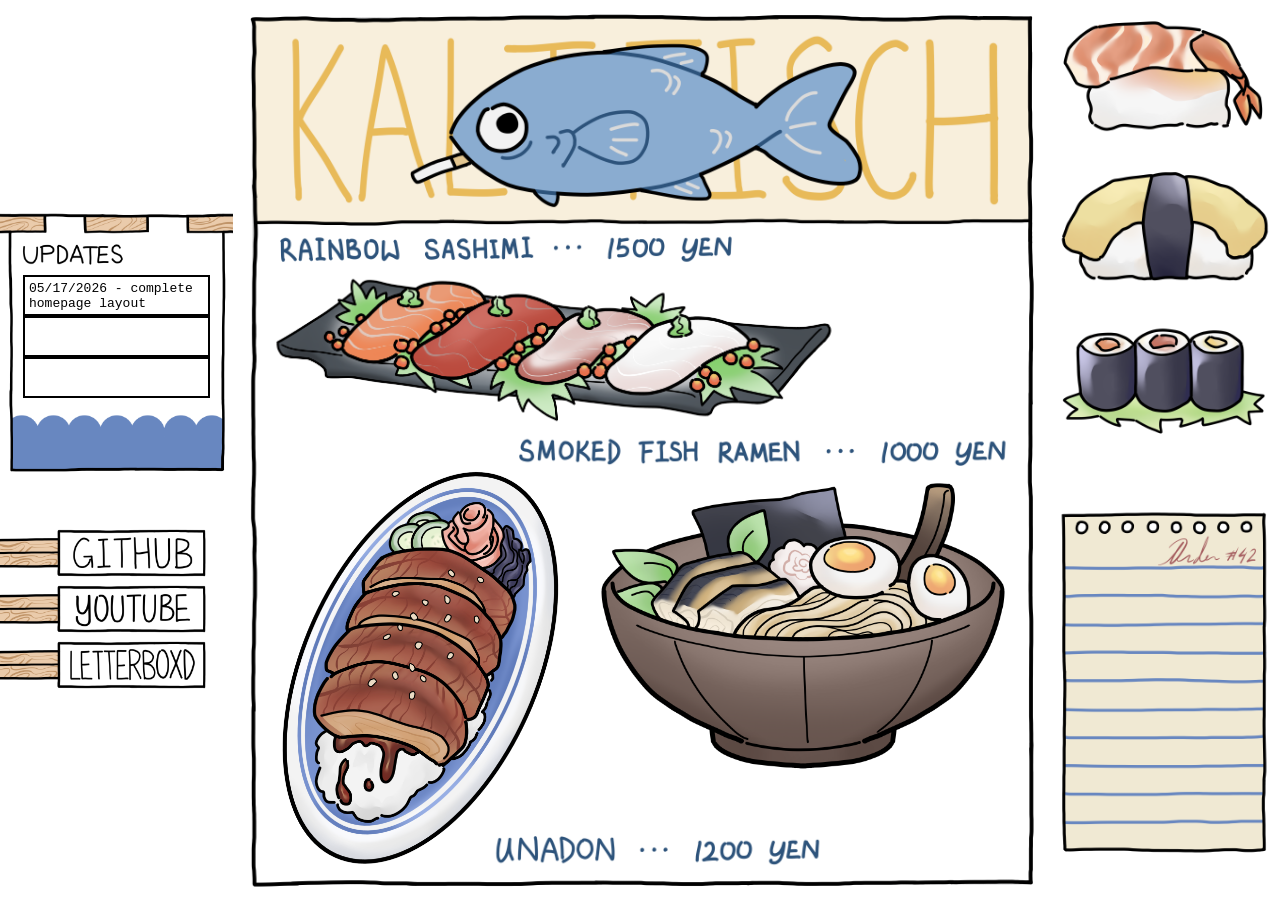
<file: index.html>
<!DOCTYPE html>
<html lang="en">
<head>
    <meta charset="UTF-8">
    <meta name="viewport" content="width=device-width, initial-scale=1.0">
    <title>kaltfisch's myspace</title>
    <link rel="stylesheet" href="style.css">
</head>
<body>
    <audio autoplay loop>
        <source src="bgm.mp3" type="audio/mpeg">
    </audio>

    <div id="left">
        <div id="updates">
            <img id="updates-bg" src="images/index-updates.png">
            <div id="update-msg-container">
                <p class="update-msg">05/17/2026 - complete homepage layout</p>
                <p class="update-msg"></p>
                <p class="update-msg"></p>
            </div>
        </div>
        <div id="links">
            <img class="link" id="github" src="images/index-link-github.png">
            <img class="link" id="youtube" src="images/index-link-youtube.png">
            <img class="link" id="letterboxd" src="images/index-link-letterboxd.png">
        </div>
    </div>
    <div id="menu">
        <img id="menu-bg" src="images/index-menu.png">
        <div id="main-bt-container">
            <img class="main-bt" id="archive" src="images/index-menu-button1.png">
            <img class="main-bt" id="gallery" src="images/index-menu-button2.png">
            <img class="main-bt" id="projects" src="images/index-menu-button3.png">
        </div>
    </div>
    <div id="right">
        <div id="sushi">
            <img class="side-bt" id="aboutme" src="images/index-sushi-aboutme.png">
            <img class="side-bt" id="contacts" src="images/index-sushi-contacts.png">
            <img class="side-bt" id="surpriseme" src="images/index-sushi-surpriseme.png">
        </div>
        <img id="guestbook" src="images/index-guestbook.png">
    </div>
    <script src="script.js"></script>
</body>
</html>
</file>
<file: style.css>
* {
  margin: 0;
  padding: 0;
  box-sizing: border-box;
}

body {
  display: flex;
  flex-direction: row;
  justify-content: space-between;
  align-items: stretch;
  height: 100vh;
  overflow: hidden;
}

#left, #right {
  flex: 1;
  min-width: 0;
  min-height: 0;
  display: flex;
  flex-direction: column;
}

/* left sidebar start */

#left {
  align-items: flex-start;
  justify-content: center;
  gap: 5%;
}

#updates {
  position: relative;
  display: inline-block;
  min-height: 0;
  max-height: 50vh;
}

#updates-bg {
  display: block;
  width: 100%;
  object-fit: contain;
  max-height: 50vh;
  min-height: 0;
}

#update-msg-container {
  position: absolute;
  inset: 0;
  width: 80%;
  height: 100%;
  top: 25%;
  left: 10%;
}

.update-msg {
  border: 2px solid black;
  height: 15%;
  padding: 2%;
  font-family: monospace;
}

#links {
  display: flex;
  flex-direction: column;
  align-items: start;
  width: 100%;
  min-height: 0;
  flex-shrink: 0; /* stop links from growing with the container */
}

.link {
  width: 90%;
  transition: width 0.15s ease;
  display: block;
  object-fit: contain;
}

.link:hover {
  width: 100%;
}

/* left sidebar end */

/* menu start */

#menu {
  position: relative;
  display: inline-block;
  flex-shrink: 0;
}

#menu-bg {
  display: block; /* removes inline whitespace gap */
  height: 100vh;
}

#main-bt-container {
  position: absolute;
  inset: 0; /* stretches to cover #menu exactly */
}

.main-bt {
  position: absolute;
  height: auto;
}

#archive  { top: 29.5%; left: 0%; width: 78%; }
#gallery  { top: 51%; left: 40%; width: 60%; }
#projects { top: 50%; left: 4%; width: 38%; }

/* menu end */

/* right sidebar start */

#sushi {
  flex: 1;
  display: flex;
  flex-direction: column;
  min-height: 0;
  margin-top: 1%;
}

.side-bt {
  min-height: 0;
  max-height: 100%;
  display: block;
  width: 100%;
  flex: 1;
  object-fit: contain;
}

#guestbook {
  flex: 1;
  min-height: 0;
  object-fit: contain;
  margin-bottom: -2%;
}

/* right sidebar end */
</file>
